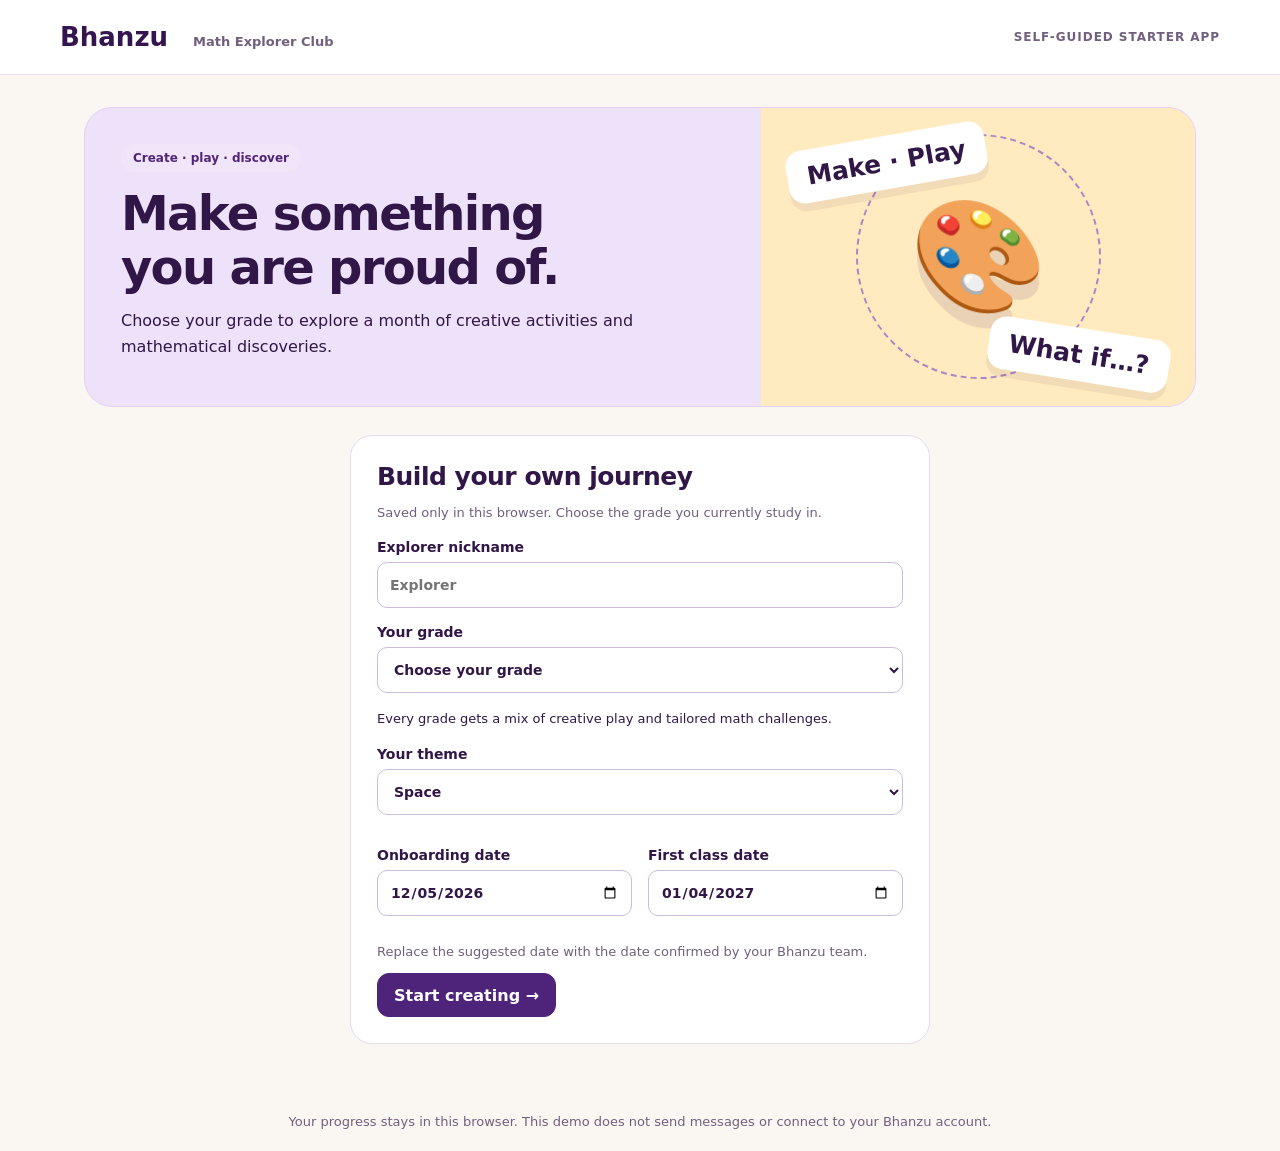
<file: bhanzu-explorer.html>
<!doctype html>
<html lang="en">
<head>
  <meta charset="utf-8"><meta name="viewport" content="width=device-width, initial-scale=1">
  <meta name="theme-color" content="#34175a">
  <title>Bhanzu · Math Explorer Club</title>
  <style>
:root{font-family:system-ui,-apple-system,BlinkMacSystemFont,"Segoe UI",sans-serif;color:#311747;background:#faf7f2;font-synthesis:none;--purple:#4e247a;--muted:#715f7e;--line:#e6dbed;--coral:#ff725e;--cream:#fff9eb}
*{box-sizing:border-box}body{margin:0}button,input,select{font:inherit}button,a,input,select{ -webkit-tap-highlight-color:transparent}button{cursor:pointer;border:1px solid var(--line);border-radius:12px;background:white;color:#311747;padding:11px 16px;font-weight:650;min-height:44px}button:hover{background:#f3eafb}button:disabled{cursor:default;opacity:.55}button:focus-visible,a:focus-visible,input:focus-visible,select:focus-visible{outline:3px solid #9c55d3;outline-offset:3px}.primary{background:var(--purple);color:white;border-color:var(--purple)}.primary:hover{background:#39195a}.ghost{background:transparent}.danger{color:#a12839}.topbar{display:flex;align-items:center;justify-content:space-between;gap:18px;padding:22px max(24px,calc((100% - 1160px)/2));background:white;border-bottom:1px solid var(--line)}.brand{font-weight:850;font-size:26px;color:#351550;text-decoration:none}.brand span{font-size:13px;font-weight:600;color:var(--muted);margin-left:16px}.prototype,.eyebrow{font-size:12px;font-weight:750;letter-spacing:.08em;text-transform:uppercase}.prototype{color:var(--muted)}main{max-width:1160px;margin:auto;padding:32px 24px 48px}footer{text-align:center;padding:22px;color:var(--muted);font-size:13px;max-width:850px;margin:auto}h1{font-size:clamp(32px,4vw,48px);line-height:1.13;letter-spacing:-.035em;margin:14px 0}h2{font-size:25px;margin:0 0 12px;letter-spacing:-.02em}h3{font-size:19px;margin:0 0 10px}p{line-height:1.6;margin:10px 0}.muted{color:var(--muted)}.small{font-size:13px}.pill{display:inline-flex;padding:7px 12px;border-radius:99px;background:#f1e5fa;color:#512478;font-size:12px;font-weight:750}.hero{display:grid;grid-template-columns:1.2fr .8fr;gap:26px;background:#eee2fa;border:1px solid #e3d1f3;border-radius:28px;overflow:hidden}.hero-copy{padding:36px}.hero-illustration{display:flex;align-items:center;justify-content:center;background:#ffebbf;min-height:250px;position:relative;overflow:hidden}.hero-illustration .planet{font-size:110px;filter:drop-shadow(0 15px 0 #542a7920)}.orbit{position:absolute;width:245px;height:245px;border:2px dashed #b184c4;border-radius:50%;transform:rotate(-18deg)}.float{position:absolute;font-weight:850;font-size:25px;background:white;padding:12px 20px;border-radius:16px;box-shadow:0 8px 0 #391b4b12}.float.one{top:28px;left:25px;transform:rotate(-10deg)}.float.two{bottom:25px;right:25px;transform:rotate(9deg)}.layout{display:grid;grid-template-columns:minmax(0,1fr) 310px;gap:26px;margin-top:28px}.panel{background:white;border:1px solid var(--line);border-radius:22px;padding:26px;min-width:0}.setup{max-width:580px;margin:28px auto 0}.setup label,dialog label{display:grid;gap:7px;font-weight:650;margin:16px 0;font-size:14px}input,select{width:100%;border:1px solid #ccbbda;border-radius:10px;padding:12px;background:white;color:#311747;min-height:46px}.form-row{display:grid;grid-template-columns:1fr 1fr;gap:16px}.actions{display:flex;flex-wrap:wrap;gap:10px;margin-top:18px}.error{color:#a12839}.avatar-options{display:flex;flex-wrap:wrap;gap:8px}.avatar-options button[aria-pressed=true],.choice[aria-pressed=true]{background:#eee0fa;border-color:#7b3bad}.toolbar{display:flex;align-items:center;justify-content:space-between;gap:14px;flex-wrap:wrap;margin:0 0 20px}.toolbar h2{margin:0}.roadmap{display:grid;grid-template-columns:repeat(3,minmax(0,1fr));gap:12px}.mission-tile{text-align:left;padding:16px;position:relative;min-height:138px;display:flex;flex-direction:column;align-items:flex-start;gap:8px;border-radius:17px}.mission-tile .icon{font-size:27px}.mission-tile .day{font-size:11px;text-transform:uppercase;letter-spacing:.05em;color:var(--muted)}.mission-tile.active{background:#f0e4fb;border:2px solid #754297;padding:15px}.mission-tile.done{background:#f0f8ef}.mission-tile .state{font-size:11px;color:#695775;font-weight:600}.week-title{font-size:15px;margin:25px 0 12px}.week-title:first-child{margin-top:0}.detail{margin-top:24px;scroll-margin-top:20px}.detail .mission-icon{font-size:39px;display:block;margin-bottom:12px}.question{font-size:23px;font-weight:700;line-height:1.5;margin:22px 0;white-space:pre-line}.choices{display:grid;grid-template-columns:repeat(3,minmax(0,1fr));gap:10px}.choice{font-size:18px}.feedback{padding:15px 18px;background:#f6f0fc;border-radius:14px;margin:16px 0;line-height:1.6}.feedback.good{background:#edf7eb}.benefit{font-size:14px;color:var(--muted);border-top:1px solid var(--line);padding-top:15px;margin-top:22px}.guide{background:#fff9ed}.guide-icon{font-size:32px}.guide-answer{padding:16px;background:white;border:1px solid #eddfc5;border-radius:15px;line-height:1.6;margin-top:15px}.quick-replies{display:flex;flex-wrap:wrap;gap:7px;margin-top:16px}.quick-replies button{font-size:12px;padding:9px 12px}.passport{margin-top:22px}.stamps{display:grid;grid-template-columns:repeat(4,1fr);gap:8px;margin:20px 0}.stamp{border-radius:50%;aspect-ratio:1;display:grid;place-items:center;background:#eee9f2;font-size:25px;filter:grayscale(1);opacity:.4}.stamp.earned{filter:none;opacity:1;background:#ffedb7}.progress{height:8px;background:#ece2f3;border-radius:9px;overflow:hidden;margin:14px 0}.progress span{display:block;height:100%;background:#754297;transition:width .2s}.parent-note{margin-top:22px}.parent-note li{line-height:1.6;margin:8px 0;padding-left:3px}.banner{padding:14px 18px;background:#fff0cc;border-radius:13px;margin-bottom:18px;color:#664810}.complete-hero{text-align:center;max-width:780px;margin:auto}.complete-hero .big{font-size:90px}.checklist{text-align:left;max-width:460px;margin:25px auto}.checklist label{display:flex;align-items:center;gap:12px;margin:16px 0}.checklist input{width:21px;min-height:21px;height:21px;accent-color:var(--purple)}.goal-label{font-size:14px;font-weight:650}.goal{margin-top:12px}.empty{padding:30px 15px;text-align:center}dialog{border:1px solid var(--line);border-radius:22px;padding:26px;width:min(500px,calc(100% - 32px));color:#311747;max-height:90vh;overflow:auto}dialog::backdrop{background:#28103c77}hr{border:0;border-top:1px solid var(--line);margin:22px 0}.storage-notice{padding:12px 18px;color:#8a4220;background:#fff1dd;border-radius:12px;margin:12px 0}a{color:#652f91}.card-preview{width:100%;border-radius:15px;display:block;margin-top:15px}.preview-link{font-size:13px;display:inline-block;margin-top:10px}.section-subtitle{margin-bottom:22px}.level-tag{font-size:12px;color:var(--muted)}
@media(max-width:850px){.layout{grid-template-columns:1fr}.side{display:grid;grid-template-columns:1fr 1fr;gap:18px;align-items:start}.side .panel{margin:0}.side .parent-note{grid-column:1/-1}.brand span{display:block;margin:2px 0 0}.prototype{max-width:115px;font-size:10px}.hero-copy{padding:26px}.hero-illustration .planet{font-size:85px}.float{padding:9px;font-size:18px}.orbit{width:190px;height:190px}}
@media(max-width:550px){main{padding:20px 16px}.topbar{padding:16px}.hero{grid-template-columns:1fr}.hero-illustration{min-height:170px;grid-row:1}.hero-illustration .planet{font-size:75px}.orbit{width:150px;height:150px}.hero-copy{padding:23px}.panel{padding:20px}.roadmap{grid-template-columns:1fr 1fr}.side{display:block}.side .panel{margin-top:20px}.form-row{grid-template-columns:1fr;gap:0}.question{font-size:21px}.choices{grid-template-columns:1fr}.choices .choice{padding:12px}.mission-tile{min-height:140px}.float.one{left:20%;top:18px}.float.two{right:17%;bottom:18px}}
@media(prefers-reduced-motion:reduce){*{transition:none!important;scroll-behavior:auto!important}}
.detail{margin-top:0;margin-bottom:24px}.mission-tile:disabled{opacity:.78}
@media print{.topbar,.hero,.toolbar,.roadmap-wrap,.guide,.parent-note,.detail,.complete-hero,footer,.actions,.banner{display:none!important}.layout,.side{display:block}.passport{border:2px solid #542576;max-width:600px;margin:auto!important}.panel{break-inside:avoid}.stamp{-webkit-print-color-adjust:exact;print-color-adjust:exact}}

</style>
  <style>
.game{margin:20px 0;padding:22px;background:#faf5ff;border:1px solid #dbc5ed;border-radius:20px;overflow:hidden}.game-label{color:#795098;font-size:11px;letter-spacing:.13em;font-weight:800;margin-bottom:14px}.game h3{font-size:21px}.game-status{min-height:48px;background:white;border-radius:12px;padding:13px 15px;margin-top:20px;font-size:14px;line-height:1.5}.game-status.success{background:#e5f5e7;color:#24532f}.game .small{color:#675273}.game button{min-width:44px}.number-bank,.sequence{display:flex;gap:10px;flex-wrap:wrap;justify-content:center;margin:18px 0}.fixed-number,.drop-slot,.number-tile{width:65px;min-height:65px;display:grid;place-items:center;font-weight:800;font-size:25px;border-radius:15px}.fixed-number{background:#e9ddf1}.drop-slot{border:2px dashed #9875b3;background:white}.number-tile{background:#ffdf89;border:2px solid #d9a932;touch-action:none;user-select:none}.number-tile[aria-pressed=true]{outline:3px solid #653c88;outline-offset:3px}.launch-scene{height:100px;position:relative;background:#ede1f6;border-radius:17px;overflow:hidden}.launch-rocket{position:absolute;font-size:55px;bottom:10px;left:24px;transition:transform 1.1s cubic-bezier(.3,.1,.3,1)}.launched .launch-rocket{transform:translate(320px,-150px) rotate(-15deg)}.launch-stars{position:absolute;right:25px;top:30px;letter-spacing:13px;color:#795395;font-size:22px}.drag-ghost{position:fixed;z-index:10000;pointer-events:none;transform:translate(-50%,-50%);background:#ffd773;color:#311747;border:2px solid #684381;border-radius:14px;min-width:50px;min-height:50px;display:grid;place-items:center;font-size:25px;font-weight:800;box-shadow:0 8px 22px #2d164435}.counter-baskets{display:grid;grid-template-columns:1fr 1fr;gap:12px;margin:18px 0}.basket{padding:16px;background:white;border:2px dashed #cdb6df;border-radius:16px;min-height:135px}.basket strong{font-size:14px}.counters{display:flex;flex-wrap:wrap;gap:6px;margin-top:12px;min-height:50px}.game .counter{width:32px;height:32px;min-width:32px;min-height:32px;border-radius:50%;padding:0;box-shadow:inset 0 -4px 0 #0002;touch-action:none;user-select:none;border:2px solid transparent}.purple-counter{background:#8755b1}.purple-counter:hover{background:#704098}.coral-counter{background:#fa826e}.coral-counter:hover{background:#e46756}.counter-controls{display:flex;gap:10px;align-items:center;justify-content:center;flex-wrap:wrap}.live-equation,.equation-card{font-size:23px;font-weight:800;text-align:center}.equation-card{padding:18px;background:#ffe8ad;border-radius:14px}.pair-collection{display:flex;align-items:center;gap:8px;flex-wrap:wrap;margin-top:16px}.pair-chip{padding:7px 10px;border-radius:9px;background:#e2efd9;font-size:14px;font-weight:700}.wallet,.receipt{display:flex;justify-content:space-between;gap:12px;background:#ffe8b2;padding:14px 17px;border-radius:12px}.shop-shelves{display:grid;grid-template-columns:repeat(3,1fr);gap:10px;margin:20px 0}.shop-item{display:flex;flex-direction:column;align-items:center;gap:8px;background:white;padding:15px 8px;border-radius:16px;border:1px solid #e3d4eb}.shop-icon{font-size:36px}.shop-item strong{font-size:14px}.quantity{display:flex;gap:7px;align-items:center}.quantity button{padding:5px;min-width:35px;width:35px}.quantity output{font-size:18px;font-weight:750;min-width:15px;text-align:center}.receipt{background:#efe5f6}.change-label{display:grid;gap:8px;margin:18px 0;font-size:14px;font-weight:650}.change-label input{max-width:250px}.paint-palette{display:flex;gap:9px;flex-wrap:wrap;margin:16px 0;justify-content:center}.paint-color{border:2px solid #bba8cc;width:44px;height:44px;padding:0!important}.paint-color[aria-pressed=true]{outline:3px solid #472564;outline-offset:2px}.pixel-board{display:grid;grid-template-columns:repeat(8,1fr);gap:3px;width:min(100%,320px);margin:18px auto;background:#ddd0e6;padding:5px;border-radius:12px;touch-action:none}.game .pixel{min-width:0;min-height:0;aspect-ratio:1;width:100%;padding:0;border-radius:3px;border:0;touch-action:none}.ink-0{background:#fff}.ink-1{background:#8150af}.ink-2{background:#fc846d}.ink-3{background:#f6c847}.ink-4{background:#7bc5aa}.pixel.ink-0:hover{background:#f5edf9}.pixel.ink-1:hover{background:#8150af}.pixel.ink-2:hover{background:#fc846d}.pixel.ink-3:hover{background:#f6c847}.pixel.ink-4:hover{background:#7bc5aa}.vault{max-width:280px;margin:18px auto;text-align:center;padding:20px;background:#e4d3f0;border:3px solid #b997d0;border-radius:24px}.vault.open{background:#e3f1de;border-color:#98bf87}.vault-icon{display:block;font-size:50px;margin-bottom:15px}.vault input{text-align:center;font-size:28px;letter-spacing:8px;font-weight:800;background:#fff9df}.keypad{display:grid;grid-template-columns:repeat(3,1fr);gap:8px;margin:14px 0}.keypad button{padding:9px;font-size:17px}.keypad button[data-key=Clear]{font-size:12px}.tens{font-size:13px;background:#efe5f7;border-radius:7px;display:inline-block;margin-top:10px;padding:3px 7px}.tens:empty{display:none}.sr-only{position:absolute;width:1px;height:1px;padding:0;margin:-1px;overflow:hidden;clip:rect(0,0,0,0);white-space:nowrap;border:0}.celebrating{animation:celebrate-glow .6s ease-out}.game-refresh{margin-left:auto}.game-mode-note{font-size:13px;color:#72567e;margin-bottom:12px}@keyframes celebrate-glow{0%{box-shadow:0 0 0 0 #e4b53988}100%{box-shadow:0 0 0 14px #e4b53900}}
@media(max-width:550px){.game{padding:15px}.sequence{gap:6px}.fixed-number,.drop-slot,.number-tile{width:44px;min-height:50px;font-size:20px}.shop-shelves{grid-template-columns:1fr}.shop-item{display:grid;grid-template-columns:45px 1fr auto;gap:8px;text-align:left}.shop-item .quantity{grid-column:2/4;justify-content:flex-end}.counter-baskets{gap:8px}.basket{padding:10px}.game .counter{width:32px;height:32px}.counter-controls button{font-size:12px;padding:10px}.counter-controls output{width:100%;order:-1}.pixel-board{gap:3px}.game h3{font-size:19px}}
@media(pointer:coarse){.game .counter{min-width:44px;min-height:44px;width:44px;height:44px}.pixel-board{width:100%}.game .pixel{min-width:0;min-height:0}.paint-color{min-height:44px}.quantity button{min-width:44px;min-height:44px}}
@media(prefers-reduced-motion:reduce){.launch-rocket{transition:none}.celebrating{animation:none}}

</style>
  <style>
.activity-navigation{display:grid;gap:10px;margin-top:24px;max-width:720px}.activity-navigation label{font-weight:750}.grade-picker{display:flex;align-items:center;gap:10px;font-weight:650;font-size:14px}.grade-picker select{width:auto}.saved-art{display:grid;gap:1px;background:#d9cde2;border:5px solid #e6d9ef;border-radius:8px;overflow:hidden;aspect-ratio:1;max-width:300px;width:100%;margin:12px auto}.saved-art span{aspect-ratio:1}.art-gallery figure{margin:18px 0}.art-gallery figcaption{font-weight:700;font-size:13px}.art-gallery button{font-size:12px;min-height:44px}.empty-art{padding:20px;background:#faf2ff;border-radius:15px;margin:16px 0;text-align:center;font-size:32px}.empty-art p{font-size:13px}.saved-postcard{padding:24px;border-radius:15px;overflow-wrap:anywhere;margin:16px 0;color:#29133c}.saved-postcard.ink-1{color:white}.studio-board label:not(.slider-label){font-weight:650;font-size:14px;display:grid;gap:8px}.studio-board textarea{width:100%;font:inherit;padding:12px;border:1px solid #b69bc9;border-radius:12px;resize:vertical}.studio-board .pixel.fixed-pixel{display:block;min-height:0}.memory-board{display:grid;grid-template-columns:repeat(4,minmax(0,1fr));gap:10px;margin:16px 0}.memory-card{aspect-ratio:1;min-height:65px;font-size:22px;background:#e5d2f5;border:2px solid #c3a3dc}.memory-card.flipped{background:#fff0bf;border-color:#dfbd5c}.memory-card:disabled{opacity:1;color:#315538;background:#e3f0df}.rhythm-pads{display:grid;grid-template-columns:1fr 1fr;gap:12px;margin:20px 0}.rhythm-pad{min-height:90px;font-size:17px;color:#301845;border:3px solid transparent}.rhythm-pad.ink-1{color:white}.rhythm-pad:disabled{opacity:1;filter:brightness(.7)}.rhythm-pad.lit{filter:brightness(1.3);outline:4px solid #442159;outline-offset:2px}.sort-buckets{display:grid;grid-template-columns:1fr 1fr;gap:12px;margin:18px 0}.sort-buckets .number-bank{gap:5px}.bin-label{width:100%;font-size:13px;background:#f4eafa;padding:10px}.balance-scene{display:grid;grid-template-columns:1fr 1fr;gap:15px;margin:20px 0}.balance-pan{background:#e9d9f5;padding:18px;border-radius:15px;text-align:center;font-size:15px;border-bottom:5px solid #a67ec3}.balance-pan strong{display:block;font-size:32px;margin-top:12px}.slider-label{display:block;font-weight:750;margin:20px 0}.slider-label input{padding:0;accent-color:#77439e;width:100%;margin-top:14px}.route-board{display:grid;gap:7px;max-width:350px;margin:20px auto}.route-cell{min-height:52px;aspect-ratio:1;padding:4px;font-size:13px}.route-cell:disabled{opacity:1;background:#705783;color:white}.route-cell.visited{background:#efe1fc}.route-cell.current{background:#ffda84;color:#301543}.direction-controls{display:flex;justify-content:center;gap:8px;flex-wrap:wrap}.pack-grid{display:grid;grid-template-columns:repeat(3,1fr);gap:10px;margin:18px 0}.pack-grid button{font-size:14px;min-height:110px}.pack-grid button span{display:block;font-size:34px;margin-bottom:8px}.pack-grid button[aria-pressed=true]{background:#e9dcf5;border:2px solid #9565b8}.pack-bag{text-align:center;font-size:23px;margin:20px}.side .panel{margin-top:22px}.side #passport-slot .panel{margin-top:0}.side .passport h3{margin-top:12px}.game .sequence{display:grid;grid-template-columns:repeat(5,minmax(0,1fr));gap:7px}.game .sequence>*{width:100%;min-width:0;font-size:clamp(14px,2vw,23px)}.game .number-bank .number-tile{min-width:50px;width:auto;padding:10px}.game .pixel-board{max-width:360px}.game .pixel-board .pixel{aspect-ratio:1}.game .paint-color.ink-1:hover{background:#8150af}.game .paint-color.ink-2:hover{background:#fc846d}.game .paint-color.ink-3:hover{background:#f6c847}.game .paint-color.ink-4:hover{background:#7bc5aa}
@media(max-width:550px){.memory-board{grid-template-columns:repeat(3,minmax(0,1fr));gap:7px}.memory-card{font-size:17px;min-height:60px}.sort-buckets{grid-template-columns:1fr}.pack-grid{grid-template-columns:1fr 1fr}.balance-scene{gap:8px}.balance-pan{padding:12px;font-size:13px}.grade-picker{width:100%}.grade-picker select{flex:1}.side #passport-slot{grid-column:1/-1}}
@media print{.activity-navigation,.grade-picker,.export-art,.game,.complete-hero,#settings{display:none!important}.saved-art{-webkit-print-color-adjust:exact;print-color-adjust:exact}.art-gallery figure{break-inside:avoid}}

</style>
  
</head>
<body>
  <header class="topbar"><a class="brand" href="#">Bhanzu <span>Math Explorer Club</span></a><span class="prototype">Self-guided starter app</span></header>
  <main id="app"></main>
  <footer>Your progress stays in this browser. This demo does not send messages or connect to your Bhanzu account.</footer>
  <dialog id="settings"><form id="settings-form"><h2>Your adventure details</h2><p>Use the class date confirmed by your onboarding team.</p><label>Explorer nickname <input name="nickname" maxlength="30" autocomplete="off"></label><label>Onboarding date <input name="onboard" type="date" required></label><label>First class date <input name="start" type="date" required></label><label>Your grade <select name="grade" required></select></label><p class="error" id="settings-error" role="alert"></p><div class="actions"><button class="primary" type="submit">Save details</button><button type="button" id="close-settings">Cancel</button></div><hr><button class="danger" type="button" id="reset">Start over on this device</button></form></dialog>
  <noscript>Please enable JavaScript to use the puzzles and save your progress.</noscript>
<script>
(function (root) {
  'use strict';
  const DAY=86400000;
  function validDate(s){if(typeof s!=='string'||!/^\d{4}-\d{2}-\d{2}$/.test(s))return false;const [y,m,d]=s.split('-').map(Number);const t=new Date(Date.UTC(y,m-1,d));return t.getUTCFullYear()===y&&t.getUTCMonth()===m-1&&t.getUTCDate()===d;}
  function dayNumber(s){if(!validDate(s))throw new Error('Invalid date');const [y,m,d]=s.split('-').map(Number);return Date.UTC(y,m-1,d)/DAY;}
  function today(now=new Date()){return [now.getFullYear(),String(now.getMonth()+1).padStart(2,'0'),String(now.getDate()).padStart(2,'0')].join('-');}
  function addDays(s,n){const d=new Date((dayNumber(s)+n)*DAY);return d.toISOString().slice(0,10);}
  function status(profile,date=today()){const elapsed=Math.max(0,dayNumber(date)-dayNumber(profile.onboard));const left=dayNumber(profile.start)-dayNumber(date);return {elapsed,left,started:left<=0,beforeOnboarding:date<profile.onboard};}
  function unlockOffset(mission,profile){return mission.final?Math.max(0,dayNumber(profile.start)-dayNumber(profile.onboard)-2):mission.day;}
  function available(mission,profile,date=today()){const s=status(profile,date);return !s.started&&!s.beforeOnboarding&&s.elapsed>=unlockOffset(mission,profile);}
  function validateProfile(p){return !!p&&typeof p.nickname==='string'&&p.nickname.length<=30&&validDate(p.onboard)&&validDate(p.start)&&p.start>=p.onboard&&['starter','challenger'].includes(p.level)&&['space','detective','sports'].includes(p.avatar);}
  const Q=(question,options,answer,hint,explanation)=>({question,options,answer,hint,explanation});
  const missions=[
    {id:'passport',day:0,week:1,icon:'🎒',title:'Your explorer passport',kind:'play',prompt:'Choose one thing you are curious about. Tell a grown-up: “I want to discover…”',hint:'It could be space, sports, shapes or a tricky number!',explanation:'Curiosity is a wonderful place to begin. Your passport records adventures you try, not test scores.',benefit:'Talking about interests gives the child a voice in their learning.'},
    {id:'secret',day:1,week:1,icon:'🔎',title:'The mystery envelope',kind:'quiz',starter:Q('I am more than 5 and less than 9.\nI am odd. Who am I?',['6','7','8'],'7','The numbers between 5 and 9 are 6, 7 and 8.','7 is the only odd number between 5 and 9.'),challenger:Q('Double my number and add 6.\nThe result is 24. What am I?',['8','9','12'],'9','Work backwards: subtract 6, then halve the result.','24 − 6 = 18, and half of 18 is 9.'),benefit:'Using clues practises logical reasoning.'},
    {id:'rocket',day:3,week:1,icon:'🚀',title:'Power up the rocket',kind:'quiz',starter:Q('2 → 5 → 8 → 11 → ?',['12','14','15'],'14','How much bigger is each number than the one before it?','Add 3 each time. After 11 comes 14.'),challenger:Q('3 → 6 → 12 → 24 → ?',['36','48','30'],'48','Each number is twice the previous one.','24 × 2 = 48.'),benefit:'Finding a repeating rule practises pattern recognition.'},
    {id:'warmup',day:5,week:1,icon:'💡',title:'A little class warm-up',kind:'play',prompt:'There is more than one way to make 20. Find three addition pairs and explain your favourite.',hint:'Start with 10 + 10. Then make one side smaller and the other bigger.',explanation:'Examples include 10 + 10, 5 + 15 and 8 + 12. This is a sample warm-up, not a preview of your assigned teacher’s lesson.',benefit:'Explaining a method makes thinking visible.'},
    {id:'hunt',day:7,week:2,icon:'🏡',title:'The home math hunt',kind:'play',prompt:'Find a rectangle, a repeating pattern and something you can estimate before counting. Tell a grown-up what you noticed.',hint:'Try a book cover, a patterned cushion or a drawer of spoons.',explanation:'A rectangle has four right angles. A repeating pattern follows a rule. Your estimate does not need to be exact!',benefit:'Noticing shapes and quantities connects math to everyday life.'},
    {id:'market',day:9,week:2,icon:'🛍️',title:'Your mini-market mission',kind:'quiz',starter:Q('You have ₹20. A pencil costs ₹7\nand an eraser costs ₹5.\nBuy one of each. What is left?',['₹8','₹12','₹10'],'₹8','Add the prices first, then subtract the total from ₹20.','₹7 + ₹5 = ₹12. ₹20 − ₹12 = ₹8.'),challenger:Q('You have ₹100. Buy 3 notebooks\nat ₹18 each. What is left?',['₹46','₹54','₹64'],'₹46','Find 3 × 18, then subtract from 100.','3 × ₹18 = ₹54. ₹100 − ₹54 = ₹46.'),benefit:'Shopping puzzles practise arithmetic in a familiar setting.'},
    {id:'family',day:11,week:2,icon:'🎭',title:'The family math show',kind:'play',prompt:'Take turns making 10 with two numbers. Can your family find five different pairs? No timer needed.',hint:'Try 1 + 9. Then change both numbers while keeping the total the same.',explanation:'Five pairs are 1 + 9, 2 + 8, 3 + 7, 4 + 6 and 5 + 5. This is a game to play at home; there is no live session to join.',benefit:'Taking turns encourages conversation and flexible number thinking.'},
    {id:'detective',day:13,week:2,icon:'🦉',title:'The number detective',kind:'quiz',starter:Q('Which number is odd?\n12 · 18 · 21 · 24',['18','21','24'],'21','An even number can be split into pairs with nothing left over.','21 is odd. The other numbers are even.'),challenger:Q('Which number is NOT a multiple of 3?\n18 · 24 · 28',['18','24','28'],'28','Try dividing each number by 3.','18 = 3 × 6 and 24 = 3 × 8. 28 is not a multiple of 3.'),benefit:'Sorting by a rule practises mathematical classification.'},
    {id:'teacher',day:15,week:3,icon:'🧑‍🏫',title:'Today, you are the teacher',kind:'quiz',starter:Q('Find a friendly ten!\n9 + 6 = 10 + ?',['4','5','6'],'5','Move 1 from the 6 to the 9.','The 9 becomes 10 and the 6 becomes 5. Both totals equal 15.'),challenger:Q('Explain this shortcut:\n29 + 17 = 30 + ?',['16','17','18'],'16','If you add 1 to the first number, take 1 away from the second.','30 + 16 = 46, just like 29 + 17.'),benefit:'Breaking numbers into useful parts supports flexible calculation.'},
    {id:'double',day:17,week:3,icon:'🤖',title:'The doubling machine',kind:'quiz',starter:Q('1 → 2 → 4 → 8 → ?',['10','12','16'],'16','The machine doubles whatever you put in.','Double 8 to get 16. Double 16 to get 32.'),challenger:Q('A robot doubles 7, then doubles\nthe result again. What comes out?',['21','28','49'],'28','First double 7. Then double that answer.','7 × 2 = 14 and 14 × 2 = 28.'),benefit:'Repeated doubling introduces multiplicative thinking.'},
    {id:'choice',day:19,week:3,icon:'🧭',title:'Choose your adventure',kind:'quiz',starter:Q('A rocket has 12 seats.\n4 are taken, then 2 more explorers join.\nHow many seats are free?',['4','6','8'],'6','Count all the occupied seats before subtracting.','4 + 2 = 6 seats taken. 12 − 6 = 6 seats free.'),challenger:Q('A team scores 3 points in each of\n7 rounds, then earns 5 bonus points.\nWhat is the total?',['21','26','35'],'26','Multiply first, then add the bonus.','3 × 7 = 21, and 21 + 5 = 26.'),benefit:'Following a story practises choosing the right operations.'},
    {id:'pitstop',day:21,week:4,icon:'💛',title:'The parent pit stop',kind:'play',prompt:'Tell a grown-up how starting class feels: excited, unsure or a little nervous. Choose one question you would like to ask in class.',hint:'Try “Can you show that another way?” or “May I explain my idea?”',explanation:'All three feelings are okay. Parents can use their usual Bhanzu contact for scheduling or support; this guide cannot contact the team.',benefit:'Naming feelings and preparing a question can make a new experience more familiar.'},
    {id:'code',day:24,week:4,icon:'🗝️',title:'Crack the secret code',kind:'quiz',starter:Q('A = 1, B = 2, C = 3.\nWhat is A + B + C?',['5','6','7'],'6','Replace each letter with its number.','1 + 2 + 3 = 6.'),challenger:Q('A = 4 and B = 7.\nWhat is 2 × A + B?',['15','18','22'],'15','Multiply 2 by A before adding B.','2 × 4 + 7 = 8 + 7 = 15.'),benefit:'Using symbols to stand for numbers introduces algebraic thinking.'},
    {id:'celebrate',day:27,week:4,icon:'🌟',title:'Your discovery collection',kind:'play',prompt:'Look back at the adventures you tried. Tell a grown-up one thing you noticed, one thing you enjoyed and one thing you still wonder about.',hint:'You could choose a pattern, a shortcut or a puzzle you solved in a new way.',explanation:'You do not need to complete every adventure. The passport celebrates participation, not a grade.',benefit:'Reflecting on an activity helps children describe their own learning.'},
    {id:'boarding',day:29,week:4,final:true,icon:'🎟️',title:'Your first-class boarding pass',kind:'play',prompt:'Find your paper, pencil and device. With a grown-up, check the confirmed class time and joining link from Bhanzu.',hint:'Use the details sent by your onboarding team. This app does not know or verify your joining link.',explanation:'Your saved first-class date appears at the top of the app. When that date arrives, this app stops showing new pre-class missions.',benefit:'A simple preparation routine helps the family arrive ready.'}
  ];
  const api={today,addDays,validDate,dayNumber,status,available,unlockOffset,validateProfile,missions};
  if(typeof module!=='undefined'&&module.exports)module.exports=api;else root.Explorer=api;
})(typeof globalThis!=='undefined'?globalThis:this);

(function(root){
 'use strict';
 const grades=Array.from({length:12},(_,i)=>i+1);
 const band=g=>g<=2?'Discover':g<=5?'Create':g<=8?'Investigate':'Design lab';
 function activities(grade){
  const g=Number(grade);if(!grades.includes(g))throw Error('Choose a grade from 1 to 12');
  const tier=g<=2?0:g<=5?1:g<=8?2:3;
  const step=g+1;
  const sequence=tier===0?[g,g+1,g+2,g+3,g+4]:tier===1?[g,g+step,g+step*2,g+step*3,g+step*4]:tier===2?[g,g*2,g*4,g*8,g*16]:[g*g,(g+1)**2,(g+2)**2,(g+3)**2,(g+4)**2];
  const patternRule=tier===0?'Add 1 each time.':tier===1?`Add ${step} each time.`:tier===2?'Double each time.':`These are consecutive squares, starting at ${g}². Their gaps increase by 2.`;
  const target=tier===0?g*5:tier===1?g*5:12;
  const unit=tier<2?'whole':tier===2?'fraction':'percent';
  const price=10+g*3,budget=tier===0?20+g*10:100+g*20,quantity=tier===0?1:tier===1?2:3,discount=tier===3?10:0;
  const items=[{name:tier<2?'Notebook':'Sketchbook',icon:'📒',price:tier===0?7:price,need:quantity},{name:'Pencil',icon:'✏️',price:tier===0?5:5+g,need:tier<2?1:0},{name:'Stickers',icon:'⭐',price:8,need:0}];
  const algebraA=g-3,algebraB=g+2,algebraX=g+1;
  const sortItems=tier===0?[2,3,4,5,6,7]:tier===1?[g,g+1,g+2,g+3,g+4,g+5]:tier===2?[g,g+1,g*2,g*2+1,g*3,g*3+1]:[4,9,12,16,20,25];
  const bucketNames=tier===0?['Even','Odd']:tier===1?['Multiple of 3','Not a multiple of 3']:tier===2?[`Multiple of ${g}`,`Not a multiple of ${g}`]:['Perfect square','Not a perfect square'];
  const classification=n=>tier===0?n%2===0:tier===1?n%3===0:tier===2?n%g===0:Number.isInteger(Math.sqrt(n));
  const memoryPairs=tier===0?[['☀','☀'],['☂','☂'],['★','★']]:tier===1?Array.from({length:4},(_,i)=>[`${g+i} + ${g}`,String(g*2+i)]):tier===2?[['1/2','50%'],['1/4','25%'],['3/4','75%'],['1/5','20%']]:[[`2^${g-7}`,String(2**(g-7))],['√81','9'],['3² + 4²','25'],['log₁₀100','2'],['0.125','1/8']];
  const code=tier<2?g*3+3:tier===2?g*4+7:g*g+2*g;
  const codePrompt=tier<2?`A = ${g}, B = ${g+1}, C = ${g+2}. Find A + B + C.`:tier===2?`A = ${g}. Find 4 × A + 7.`:`Let x = ${g}. Find x² + 2x.`;
  const routeSize=4,routeTarget=g+3;
  const common=(id,day,week,icon,title,type,prompt,hint,benefit,config={})=>({id,day,week,icon,title,type,prompt,hint,benefit,config,grade:g,band:band(g)});
  return [
   common('passport',0,1,'🎨',tier<2?'Design your explorer badge':'Design your personal emblem','paint',tier<2?'Paint a badge that feels like you. Save the actual artwork in your passport.':'Create a pixel emblem using negative space, colour and a repeating motif. Save it in your passport.','Choose a colour, then paint with a mouse, finger or keyboard. Save again whenever you change your design.','Creative choice, spatial planning and ownership.',{size:8,artifact:true}),
   common('secret',1,1,'🃏',tier<2?'The memory garden':'Match lab','memory','Turn over two cards at a time and find every matching pair.',tier===0?'Match identical symbols.':'Match each expression or fraction with its equal value.','Working memory and recognising connections.',{pairs:memoryPairs}),
   common('rocket',3,1,'🚀',tier<2?'Build a rocket runway':'Sequence launch lab','sequence','Arrange the missing numbers, then launch your rocket.',patternRule,'Finding and applying a mathematical rule.',{sequence,rule:patternRule}),
   common('warmup',5,1,'🧺',tier<2?'The number mixer':tier===2?'Fraction studio':'Percentage studio','split',tier<2?`Find three different pairs that make ${target}. Move pieces between the two baskets.`:tier===2?'Split one whole into two fractions in three different ways. Each counter is one twelfth.':'Split a 100% budget into two shares in three different ways. Each counter is one twelfth of the budget.','Move one piece at a time. A pair and its reverse count as the same discovery.','Exploring equivalence and multiple solutions.',{target,unit,goal:3}),
   common('hunt',7,2,'🦋',tier<2?'The mirror garden':'Symmetry atelier','symmetry',tier<2?'Paint the right half to make a mirror image of the left half.':'Reconstruct the reflected pixel design across the vertical axis.','The column nearest the mirror on the left matches the column nearest the mirror on the right.','Spatial reasoning and reflection.',{size:6,seed:g}),
   common('market',9,2,'🛍️',tier<2?'Run a tiny shop':'Creative project budget','market',tier<2?'Choose the items on your list and work out your change.':'Buy the supplies for a creative project. Follow the list and calculate what remains.',discount?`Apply the ${discount}% discount to the basket total before subtracting from your budget.`:'Add the item prices, then subtract the cost from the budget.','Planning purchases and checking arithmetic.',{items,budget,discount}),
   common('family',11,2,'🥁',tier<2?'Copy the colour beat':'Pattern memory challenge','rhythm','Watch a short colour sequence, then recreate it. You control when it starts.','Say the colour names in your head or remember them in small groups.','Attention, sequencing and memory.',{length:Math.min(3+Math.floor(g/2),8),seed:g}),
   common('detective',13,2,'🗂️',tier<2?'Sort the treasure':'Logic sorting studio','sort','Place every number in the correct collection, then check your sorting.',tier===0?'Even numbers can be split into pairs with nothing left over.':tier===1?'Multiples of 3 divide by 3 with no remainder.':tier===2?`Look for numbers that divide by ${g} exactly.`:'A perfect square is a whole number multiplied by itself.','Classification and explaining a rule.',{items:sortItems,labels:bucketNames,answers:sortItems.map(n=>classification(n)?0:1)}),
   common('teacher',15,3,'⚖️',tier<2?'Balance the mystery box':'Equation balance lab','balance',tier<2?`Find the mystery value: x + ${g+2} = ${g*3+5}.`:`Balance the equation: ${algebraA}x + ${algebraB} = ${algebraA*algebraX+algebraB}.`,tier<2?'Remove the added number from both sides.':'Subtract the constant from both sides, then divide by the coefficient of x.','Seeing equality as a balance.',{a:tier<2?1:algebraA,b:tier<2?g+2:algebraB,x:tier<2?g*2+3:algebraX}),
   common('double',17,3,'🤖','Invent a number machine','machine',tier<2?'Move the input slider and watch your machine transform numbers. Solve both output challenges.':'Experiment with a function machine, then find inputs for both target outputs.','Try different inputs and compare how the output changes.','Exploring input-output rules.',{a:tier===0?1:tier===1?2:g-3,b:g,targets:[2,g+2],max:16}),
   common('choice',19,3,'🗺️',tier<2?'Plan a treasure route':'Route design challenge','route','Move from START to the flag. Avoid blocked squares. Undo steps whenever you want.','Move up, down, left or right. You can also select a neighbouring square.','Planning ahead and revising a strategy.',{size:routeSize,blocks:tier<2?[5,10]:[1,5,10],goal:15}),
   common('pitstop',21,4,'💛',tier<2?'Make a feeling postcard':'Design your pre-class intention','postcard',tier<2?'Choose a feeling, choose a colour and write or draw a short message to your future self.':'Create a short intention for your first class: a question you want to ask or something you want to explore.','There is no correct feeling. You can be curious, excited, unsure or nervous.','Self-expression and preparing for a new experience.',{artifact:true}),
   common('code',24,4,'🔐',tier<2?'The secret number vault':'Cipher vault','code',codePrompt,tier<2?'Replace each letter with its value, then add.':tier===2?'Multiply before adding.':'Square x first, then add twice x.','Using symbols and following an order of operations.',{target:code}),
   common('celebrate',27,4,'🖼️',tier<2?'Your mini art exhibition':'Design a discovery poster','paint',tier<2?'Make a new piece of pixel art inspired by something you enjoyed. Add it to your passport gallery.':'Create a geometric poster using a repeating motif and deliberate colour choices. Add it to your saved gallery.','Try alternating colours, a border or a repeating shape.','Reflection through creative work.',{size:8,artifact:true}),
   common('boarding',29,4,'🎒',tier<2?'Pack your explorer bag':'Build your class launch kit','pack','Pack paper, a pencil and your device. Leave the other objects outside.','Use your usual Bhanzu message to confirm the actual time and joining link.','Planning and readiness.',{items:[['Paper','📄',true],['Pencil','✏️',true],['Device','💻',true],['Football','⚽',false],['Ice cream','🍦',false],['Plant','🪴',false]]})
  ];
 }
 const api={grades,band,activities};if(typeof module!=='undefined'&&module.exports)module.exports=api;else root.ExplorerCurriculum=api;
})(typeof globalThis!=='undefined'?globalThis:this);

window.ExplorerStudio=(()=>{
 const esc=s=>String(s).replace(/[&<>"']/g,c=>({'&':'&amp;','<':'&lt;','>':'&gt;','"':'&quot;',"'":'&#39;'}[c]));
 let dispose=()=>{};
 const palette=['Erase','Purple','Coral','Gold','Mint'];
 function artwork(a,mini=false){if(!a)return '';if(a.type==='paint'&&Array.isArray(a.pixels))return `<div class="saved-art ${mini?'mini':''}" role="img" aria-label="Your saved pixel artwork" style="grid-template-columns:repeat(${a.size},1fr)">${a.pixels.map(v=>`<span class="ink-${Number(v)||0}"></span>`).join('')}</div>`;if(a.type==='postcard')return `<div class="saved-postcard ink-${a.color||3}"><strong>${esc(a.mood||'Curious')}</strong><p>${esc(a.text||'Ready to discover something new.')}</p></div>`;return '';}
 function mount(root,m,draft,handlers){
  dispose();let timers=[],active=true;dispose=()=>{active=false;timers.forEach(clearTimeout);document.querySelectorAll('.drag-ghost').forEach(e=>e.remove());};
  const c=m.config,s=structuredClone(draft||{});
  if(m.type==='memory')s.open=[];
  const persist=()=>handlers.draft(structuredClone(s));
  const status=root.querySelector('.game-status'),board=root.querySelector('.studio-board');
  const say=(text,good=false)=>{status.textContent=text;status.classList.toggle('success',good);};
  const complete=(text,artifact)=>{s.complete=true;persist();handlers.complete(artifact);say(text,true);root.classList.remove('celebrating');void root.offsetWidth;root.classList.add('celebrating');};
  const wire=(selector,fn)=>board.querySelectorAll(selector).forEach(el=>el.onclick=()=>fn(el));
  const later=(fn,ms)=>{const t=setTimeout(()=>{if(active)fn();},ms);timers.push(t);};
  let render=()=>{};
  function drag(sourceSelector,targetSelector,put){
   board.querySelectorAll(sourceSelector).forEach(source=>source.onpointerdown=e=>{
    if(e.button!==0)return;let ghost=null,moved=false;const x=e.clientX,y=e.clientY;source.setPointerCapture(e.pointerId);
    const move=ev=>{if(!moved&&Math.hypot(ev.clientX-x,ev.clientY-y)>7){moved=true;ghost=source.cloneNode(true);ghost.removeAttribute('id');ghost.className='drag-ghost';ghost.setAttribute('aria-hidden','true');document.body.append(ghost);}if(ghost){ghost.style.left=ev.clientX+'px';ghost.style.top=ev.clientY+'px';}};
    const end=ev=>{source.removeEventListener('pointermove',move);source.removeEventListener('pointerup',end);source.removeEventListener('pointercancel',cancel);ghost?.remove();if(moved){source.onclick=null;const target=document.elementFromPoint(ev.clientX,ev.clientY)?.closest(targetSelector);if(target&&board.contains(target))put(source,target);else say('Drop into a space, or tap the item and then its destination.');if(source.isConnected)render();}else if(ev.pointerType==='touch'){const activate=source.onclick;source.onclick=null;ev.preventDefault();if(activate)activate.call(source,ev);}};
    const cancel=ev=>{ghost?.remove();source.removeEventListener('pointermove',move);source.removeEventListener('pointerup',end);source.removeEventListener('pointercancel',cancel);};
    source.addEventListener('pointermove',move);source.addEventListener('pointerup',end);source.addEventListener('pointercancel',cancel);
   });
  }
  function paintGrid(size,editable,pixels){return `<div class="pixel-board" style="grid-template-columns:repeat(${size},1fr)" aria-label="Pixel canvas">${pixels.map((v,i)=>editable(i)?`<button class="pixel ink-${v}" data-pixel="${i}" aria-label="Row ${Math.floor(i/size)+1}, column ${i%size+1}: ${palette[v]}"></button>`:`<span class="pixel fixed-pixel ink-${v}" aria-label="Reference colour ${palette[v]}"></span>`).join('')}</div>`;}
  function bindPaint(size,editable){
   const paint=b=>{const i=Number(b.dataset.pixel);if(!editable(i))return;s.pixels[i]=s.color;b.className='pixel ink-'+s.color;b.setAttribute('aria-label',`Row ${Math.floor(i/size)+1}, column ${i%size+1}: ${palette[s.color]}`);s.complete=false;persist();};
   wire('[data-pixel]',paint);wire('[data-color]',b=>{s.color=Number(b.dataset.color);render();});
   const grid=board.querySelector('.pixel-board');grid.onpointerdown=e=>{const b=e.target.closest('[data-pixel]');if(!b)return;paint(b);grid.setPointerCapture(e.pointerId);grid.onpointermove=ev=>{const cell=document.elementFromPoint(ev.clientX,ev.clientY)?.closest('[data-pixel]');if(cell&&grid.contains(cell))paint(cell);};};grid.onpointerup=grid.onpointercancel=()=>{grid.onpointermove=null;};
  }
  const colors=()=>`<div class="paint-palette">${palette.map((p,i)=>`<button class="paint-color ink-${i}" data-color="${i}" aria-label="${p}" aria-pressed="${s.color===i}">${i===0?'⌫':''}</button>`).join('')}</div>`;
  if(m.type==='paint'||m.type==='symmetry'){
   const size=c.size,isMirror=m.type==='symmetry';s.color=s.color??1;
   const reference=Array.from({length:size*size},(_,i)=>{const row=Math.floor(i/size),col=i%size;return col<size/2?((row+col+c.seed)%4)+1:0;});
   s.pixels=Array.isArray(s.pixels)&&s.pixels.length===size*size?s.pixels:(isMirror?reference:Array(size*size).fill(0));
   const editable=i=>!isMirror||i%size>=size/2;
   render=()=>{board.innerHTML=`<h3>${isMirror?'Complete the mirror image':'Your creative canvas'}</h3><p class="small">${isMirror?'Left half = reference. Paint only the right half.':'Paint with a finger, mouse or keyboard. Your draft saves as you draw.'}</p>${colors()}${paintGrid(size,editable,s.pixels)}<div class="actions"><button class="primary" id="art-save">${isMirror?'Check my reflection':'Save artwork to my passport'}</button><button id="art-clear">Clear ${isMirror?'my half':'canvas'}</button></div>`;
    bindPaint(size,editable);board.querySelector('#art-save').onclick=()=>{if(isMirror){const good=s.pixels.every((v,i)=>!editable(i)||v===s.pixels[Math.floor(i/size)*size+(size-1-i%size)]);if(!good){say('Some squares do not match their reflection yet. Compare columns equally far from the centre.');return;}complete('Mirror complete! This adventure is saved in your passport.');}else{if(!s.pixels.some(Boolean)){say('Add some colour before saving your artwork.');return;}complete('Saved! Your actual artwork is now in your passport. You can edit and save again.',{type:'paint',size,pixels:[...s.pixels],title:m.title});}};
    board.querySelector('#art-clear').onclick=()=>{if(s.pixels.some((v,i)=>editable(i)&&v)&&!confirm('Clear this canvas draft? Your last saved passport artwork will remain until you save a new version.'))return;s.pixels=isMirror?[...reference]:Array(size*size).fill(0);s.complete=false;render();say('Canvas cleared. Your saved artwork stays in the passport.');};
   };
  }else if(m.type==='sequence'){
   const expected=c.sequence.slice(2);s.slots=s.slots||[null,null,null];s.selected=null;
   const put=(n,i)=>{const old=s.slots.indexOf(n);if(old>=0)s.slots[old]=null;s.slots[i]=n;s.selected=null;s.complete=false;render();};
   render=()=>{board.innerHTML=`<div class="launch-scene ${s.complete?'launched':''}" aria-hidden="true"><span class="launch-rocket">🚀</span><span class="launch-stars">✦ · ✧ · ✦</span></div><p class="small">Drag a tile into a space, or tap a tile and then a space.</p><div class="sequence">${c.sequence.slice(0,2).map(n=>`<span class="fixed-number">${n}</span>`).join('')}${s.slots.map((n,i)=>`<button class="drop-slot" data-slot="${i}" aria-label="Sequence space ${i+1}">${n??'?'}</button>`).join('')}</div><div class="number-bank">${[expected[2],expected[0],expected[1]].filter(n=>!s.slots.includes(n)).map(n=>`<button class="number-tile" data-number="${n}" aria-pressed="${s.selected===n}">${n}</button>`).join('')}</div><div class="actions"><button id="launch" class="primary">Check & launch</button><button id="sequence-reset">Reset tiles</button></div>`;
    wire('[data-number]',b=>{s.selected=Number(b.dataset.number);render();say(`Selected ${s.selected}. Choose a space.`);});wire('[data-slot]',b=>{const i=Number(b.dataset.slot);if(s.selected!==null)put(s.selected,i);else{s.slots[i]=null;s.complete=false;render();}});drag('[data-number]','[data-slot]',(a,b)=>put(Number(a.dataset.number),Number(b.dataset.slot)));
    board.querySelector('#launch').onclick=()=>{if(s.slots.every((n,i)=>n===expected[i])){complete('Lift-off! '+c.rule+' Saved to your passport.');board.querySelector('.launch-scene').classList.add('launched');}else say('Not quite ready. '+c.rule);};board.querySelector('#sequence-reset').onclick=()=>{s.slots=[null,null,null];s.complete=false;render();};
   };
  }else if(m.type==='split'){
   s.left=s.left??c.target;s.pairs=s.pairs||[];const label=n=>c.unit==='fraction'?`${n}/12`:c.unit==='percent'?`${Number((n/12*100).toFixed(2))}%`:String(n);
   const move=d=>{s.left=Math.min(c.target,Math.max(0,s.left+d));render();};
   render=()=>{const r=c.target-s.left;board.innerHTML=`<div class="counter-baskets">${[['left',s.left],['right',r]].map(([side,n])=>`<div class="basket" data-basket="${side}"><strong>${side==='left'?'A':'B'} · ${label(n)}</strong><div class="counters">${Array.from({length:n},(_,i)=>`<button class="counter ${side==='left'?'purple-counter':'coral-counter'}" data-counter="${side}" aria-label="Move counter ${i+1} from ${side}"></button>`).join('')}</div></div>`).join('')}</div><div class="counter-controls"><button id="left" ${s.left===c.target?'disabled':''}>← Move one</button><output class="live-equation">${label(s.left)} + ${label(r)} = ${c.unit==='fraction'?'1':c.unit==='percent'?'100%':c.target}</output><button id="right" ${s.left===0?'disabled':''}>Move one →</button></div>${c.unit==='percent'?'<p class="small">Displayed percentages are rounded to two decimal places; the counter shares total exactly 100%.</p>':''}<button id="pair-save" class="primary">Collect this pair</button><div class="pair-collection">${s.pairs.map(pair=>`<span class="pair-chip">${label(pair[0])} + ${label(pair[1])}</span>`).join('')}<span>${s.pairs.length} / ${c.goal}</span></div>`;
    wire('[data-counter]',b=>move(b.dataset.counter==='left'?-1:1));drag('[data-counter]','[data-basket]',(a,b)=>{if(a.dataset.counter!==b.dataset.basket)move(a.dataset.counter==='left'?-1:1);});board.querySelector('#left').onclick=()=>move(1);board.querySelector('#right').onclick=()=>move(-1);board.querySelector('#pair-save').onclick=()=>{const pair=[s.left,r].sort((a,b)=>a-b);if(s.pairs.some(p=>p[0]===pair[0])){say('You already collected this pair, including its reverse. Try another split.');return;}s.pairs.push(pair);render();if(s.pairs.length>=c.goal)complete('Three different splits discovered! Saved in your passport.');else say('Pair collected. Find another way.',true);};
   };
  }else if(m.type==='market'){
   s.cart=s.cart||c.items.map(()=>0);s.change=s.change||'';
   render=()=>{const spent=c.items.reduce((n,x,i)=>n+x.price*s.cart[i],0),net=Math.round(spent*(1-c.discount/100)*100)/100;
    board.innerHTML=`<div class="wallet">Budget <strong>₹${c.budget}</strong></div><p>Shopping list: ${c.items.filter(x=>x.need).map(x=>`${x.need} × ${x.name}`).join(', ')}.</p>${c.discount?`<p class="discount">Your project voucher: ${c.discount}% off the basket total.</p>`:''}<div class="shop-shelves">${c.items.map((x,i)=>`<div class="shop-item"><span class="shop-icon">${x.icon}</span><strong>${x.name}</strong><span>₹${x.price}</span><div class="quantity"><button data-minus="${i}" aria-label="Remove ${x.name}" ${s.cart[i]===0?'disabled':''}>−</button><output>${s.cart[i]}</output><button data-plus="${i}" aria-label="Add ${x.name}" ${spent+x.price>c.budget?'disabled':''}>+</button></div></div>`).join('')}</div><div class="receipt"><span>Basket before discount</span><strong>₹${spent}</strong></div><label class="change-label">Money left after shopping<input id="change" type="number" step="0.01" min="0" value="${esc(s.change)}" inputmode="decimal"></label><button id="checkout" class="primary">Check my budget</button>`;
    wire('[data-plus]',b=>{s.cart[+b.dataset.plus]++;render();});wire('[data-minus]',b=>{s.cart[+b.dataset.minus]--;render();});board.querySelector('#change').oninput=e=>{s.change=e.target.value;persist();};board.querySelector('#checkout').onclick=()=>{if(!c.items.every((x,i)=>s.cart[i]===x.need)){say('Your basket does not match the list yet. Add missing items or remove extras.');return;}if(s.change.trim()===''||Math.abs(Number(s.change)-(c.budget-net))>.005){say(c.discount?`First take ${c.discount}% off ₹${spent}; then subtract the discounted cost from ₹${c.budget}.`:`Subtract ₹${spent} from ₹${c.budget}.`);return;}complete(`Budget balanced! You have ₹${(c.budget-net).toFixed(2)} left. Saved in your passport.`);};
   };
  }else if(m.type==='memory'){
   const cards=c.pairs.flatMap((p,i)=>p.map((label,j)=>({label,pair:i,slot:i*2+j})));const order=[...cards.filter((_,i)=>i%2===0),...cards.filter((_,i)=>i%2===1).reverse()];s.matched=s.matched||[];s.open=[];let busy=false;
   render=()=>{board.innerHTML=`<p class="small">${s.matched.length} / ${c.pairs.length} pairs found. No timer.</p><div class="memory-board">${order.map((card,i)=>{const up=s.open.includes(i)||s.matched.includes(card.pair);return `<button class="memory-card ${up?'flipped':''}" data-card="${i}" aria-label="${up?esc(card.label):'Face-down card '+(i+1)}" ${s.matched.includes(card.pair)?'disabled':''}>${up?esc(card.label):'✦'}</button>`;}).join('')}</div><button id="memory-reset">Shuffle back over</button>`;
    wire('[data-card]',b=>{if(busy)return;const i=+b.dataset.card;if(s.open.includes(i))return;s.open.push(i);render();if(s.open.length===2){if(order[s.open[0]].pair===order[s.open[1]].pair){s.matched.push(order[i].pair);s.open=[];render();if(s.matched.length===c.pairs.length)complete('All pairs found! Saved in your passport.');else say('A match! Keep exploring.',true);}else{busy=true;say('Different cards. Remember their positions.');later(()=>{busy=false;s.open=[];render();},1000);}}});board.querySelector('#memory-reset').onclick=()=>{if(busy)return;s.matched=[];s.open=[];s.complete=false;render();};
   };
  }else if(m.type==='rhythm'){
   const names=['Purple','Coral','Gold','Mint'],sequence=Array.from({length:c.length},(_,i)=>(i*i+c.seed+i)%4);s.input=s.input||[];let playing=false,started=false;
   render=()=>{board.innerHTML=`<p>${c.length} colours to remember. Watch first, then copy.</p><div class="rhythm-pads">${names.map((n,i)=>`<button class="rhythm-pad ink-${i+1}" data-pad="${i}" ${playing||!started?'disabled':''}>${n}</button>`).join('')}</div><p id="rhythm-count">${s.input.length} / ${c.length} colours entered</p><button id="watch" class="primary" ${playing?'disabled':''}>Watch the sequence</button>`;wire('[data-pad]',b=>{s.input.push(+b.dataset.pad);persist();if(s.input.at(-1)!==sequence[s.input.length-1]){started=false;s.input=[];render();say('A different colour slipped in. Watch again whenever you are ready.');return;}render();if(s.input.length===sequence.length){started=false;complete('Sequence recreated! Saved in your passport.');render();}});board.querySelector('#watch').onclick=()=>{s.input=[];playing=true;started=false;render();say('Watch the highlighted colour and its name.');sequence.forEach((n,i)=>later(()=>{board.querySelectorAll('[data-pad]').forEach(p=>p.classList.toggle('lit',+p.dataset.pad===n));say(`Watch: ${names[n]}`);later(()=>board.querySelectorAll('[data-pad]').forEach(p=>p.classList.remove('lit')),600);},i*950));later(()=>{playing=false;started=true;render();say('Your turn. Repeat the colours in order.');},sequence.length*950);};};
  }else if(m.type==='sort'){
   s.placed=s.placed||c.items.map(()=>null);s.selected=null;const put=(i,b)=>{s.placed[i]=b;s.selected=null;render();};
   render=()=>{board.innerHTML=`<p class="small">Drag numbers into a collection, or select a number and then its collection.</p><div class="number-bank">${c.items.map((n,i)=>s.placed[i]===null?`<button class="number-tile" data-sort="${i}" aria-pressed="${s.selected===i}">${n}</button>`:'').join('')}</div><div class="sort-buckets">${c.labels.map((label,i)=>`<div class="basket" data-bin="${i}"><button class="bin-label" data-bin-button="${i}">${esc(label)}</button><div class="number-bank">${c.items.map((n,j)=>s.placed[j]===i?`<button data-return="${j}" aria-label="Return ${n} to unsorted">${n}</button>`:'').join('')}</div></div>`).join('')}</div><button id="sort-check" class="primary">Check my collections</button>`;wire('[data-sort]',b=>{s.selected=+b.dataset.sort;render();});wire('[data-bin-button]',b=>{if(s.selected!==null)put(s.selected,+b.dataset.binButton);else say('Select an unsorted number first.');});wire('[data-return]',b=>{s.placed[+b.dataset.return]=null;render();});drag('[data-sort]','[data-bin]',(a,b)=>put(+a.dataset.sort,+b.dataset.bin));board.querySelector('#sort-check').onclick=()=>{if(s.placed.every((v,i)=>v===c.answers[i]))complete('Every number belongs! Saved in your passport.');else say('One or more numbers need a different home. '+m.hint);};};
  }else if(m.type==='balance'||m.type==='machine'){
   s.value=s.value??0;s.found=s.found||[];const balance=m.type==='balance';const max=balance?Math.max(c.x+5,20):c.max;
   render=()=>{const output=c.a*s.value+c.b,target=balance?c.a*c.x+c.b:c.a*c.targets[s.found.length%c.targets.length]+c.b;board.innerHTML=`<div class="balance-scene"><div class="balance-pan">${balance?`${c.a} × x + ${c.b}`:`${c.a} × input + ${c.b}`}<strong>${output}</strong></div><div class="balance-pan">${balance?'Other side':'Target output'}<strong>${target}</strong></div></div><label class="slider-label">${balance?'Try x':'Choose input'}: <output id="slider-value">${s.value}</output><input id="number-slider" type="range" min="0" max="${max}" step="1" value="${s.value}"></label><div class="actions"><button id="value-minus" aria-label="Decrease value" ${s.value===0?'disabled':''}>−</button><button id="value-plus" aria-label="Increase value" ${s.value===max?'disabled':''}>+</button><button id="balance-check" class="primary">${balance?'Check the balance':'Check this output'}</button></div>${balance?'':`<p>${s.found.length} / 2 targets found</p>`}`;const update=n=>{s.value=Math.max(0,Math.min(max,n));render();};board.querySelector('#number-slider').oninput=e=>{s.value=+e.target.value;persist();board.querySelector('.slider-label output').textContent=s.value;board.querySelector('.balance-pan strong').textContent=c.a*s.value+c.b;board.querySelector('#value-minus').disabled=s.value===0;board.querySelector('#value-plus').disabled=s.value===max;};board.querySelector('#value-minus').onclick=()=>update(s.value-1);board.querySelector('#value-plus').onclick=()=>update(s.value+1);board.querySelector('#balance-check').onclick=()=>{if(c.a*s.value+c.b!==target){say('The values are different. Adjust the input and watch the result.');return;}if(balance)complete(`Balanced! x = ${s.value}. Saved in your passport.`);else{if(!s.found.includes(s.value))s.found.push(s.value);if(s.found.length===2)complete('Both machine challenges solved! Saved in your passport.');else say('First target found. Try the new target.',true);render();}};};
  }else if(m.type==='route'){
   s.path=s.path||[0];const valid=n=>n>=0&&n<c.size*c.size&&!c.blocks.includes(n)&&Math.abs(Math.floor(n/c.size)-Math.floor(s.path.at(-1)/c.size))+Math.abs(n%c.size-s.path.at(-1)%c.size)===1;
   const move=n=>{if(!valid(n)){say('Choose a neighbouring open square. Diagonal moves and blocked squares are not allowed.');return;}s.path.push(n);render();if(n===c.goal)complete('Route complete! You planned a way around the obstacles. Saved in your passport.');};
   render=()=>{board.innerHTML=`<div class="route-board" style="grid-template-columns:repeat(${c.size},1fr)">${Array.from({length:c.size*c.size},(_,i)=>`<button data-cell="${i}" class="route-cell ${s.path.includes(i)?'visited':''} ${s.path.at(-1)===i?'current':''}" ${c.blocks.includes(i)?'disabled':''} aria-label="Row ${Math.floor(i/c.size)+1}, column ${i%c.size+1}${c.blocks.includes(i)?', blocked':''}">${c.blocks.includes(i)?'▧':s.path.at(-1)===i?'●':i===0?'START':i===c.goal?'⚑':s.path.includes(i)?'·':''}</button>`).join('')}</div><div class="direction-controls"><button data-direction="up" aria-label="Move up">↑</button><button data-direction="left" aria-label="Move left">←</button><button data-direction="down" aria-label="Move down">↓</button><button data-direction="right" aria-label="Move right">→</button><button id="undo">Undo</button></div><p>${s.path.length-1} steps. Find any route; there is no speed score.</p>`;wire('[data-cell]',b=>move(+b.dataset.cell));wire('[data-direction]',b=>{const delta={up:-c.size,down:c.size,left:-1,right:1}[b.dataset.direction];move(s.path.at(-1)+delta);});board.querySelector('#undo').onclick=()=>{if(s.path.length>1)s.path.pop();render();};};
  }else if(m.type==='postcard'){
   s.mood=s.mood||'Curious';s.text=s.text||'';s.color=s.color||3;
   render=()=>{board.innerHTML=`<label>Choose a feeling<select id="mood">${['Curious','Excited','Unsure','Nervous','Ready to explore'].map(x=>`<option ${s.mood===x?'selected':''}>${x}</option>`).join('')}</select></label><label class="change-label">A message to your future self<textarea id="postcard-text" maxlength="220" rows="3" placeholder="I want to discover…">${esc(s.text)}</textarea></label><div class="paint-palette">${[1,2,3,4].map(i=>`<button class="paint-color ink-${i}" data-postcard-color="${i}" aria-label="${palette[i]}" aria-pressed="${s.color===i}"></button>`).join('')}</div><div id="postcard-preview">${artwork({type:'postcard',...s})}</div><button id="postcard-save" class="primary">Save postcard to passport</button>`;board.querySelector('#mood').onchange=e=>{s.mood=e.target.value;render();};board.querySelector('#postcard-text').oninput=e=>{s.text=e.target.value;persist();board.querySelector('#postcard-preview').innerHTML=artwork({type:'postcard',...s});};wire('[data-postcard-color]',b=>{s.color=+b.dataset.postcardColor;render();});board.querySelector('#postcard-save').onclick=()=>complete('Your postcard is saved in your passport.',{type:'postcard',mood:s.mood,text:s.text,color:s.color,title:m.title});};
  }else if(m.type==='code'){
   s.entry=s.entry||'';
   render=()=>{board.innerHTML=`<div class="vault ${s.complete?'open':''}"><span class="vault-icon">${s.complete?'🔓':'🔒'}</span><input id="vault-code" aria-label="Your secret code" type="text" inputmode="numeric" maxlength="5" value="${esc(s.entry)}"><div class="keypad">${['1','2','3','4','5','6','7','8','9','Clear','0','⌫'].map(k=>`<button data-key="${k}" aria-label="${k==='⌫'?'Delete last digit':k}">${k}</button>`).join('')}</div><button id="unlock" class="primary">Unlock</button></div>`;wire('[data-key]',b=>{const k=b.dataset.key;s.entry=k==='Clear'?'':k==='⌫'?s.entry.slice(0,-1):(s.entry+k).slice(0,5);render();});board.querySelector('#vault-code').oninput=e=>{s.entry=e.target.value.replace(/\D/g,'');e.target.value=s.entry;persist();};const check=()=>{if(s.entry!==''&&+s.entry===c.target){complete('Vault unlocked! Saved in your passport.');render();}else say('The lock is still closed. '+m.hint);};board.querySelector('#unlock').onclick=check;board.querySelector('#vault-code').onkeydown=e=>{if(e.key==='Enter')check();};};
  }else if(m.type==='pack'){
   s.packed=s.packed||[];
   render=()=>{board.innerHTML=`<div class="pack-grid">${c.items.map(([name,icon],i)=>`<button data-pack="${i}" aria-pressed="${s.packed.includes(i)}"><span>${icon}</span>${name}${s.packed.includes(i)?' ✓':''}</button>`).join('')}</div><div class="pack-bag">🎒 ${s.packed.length} items packed</div><button id="pack-check" class="primary">Check my kit</button>`;wire('[data-pack]',b=>{const i=+b.dataset.pack;s.packed=s.packed.includes(i)?s.packed.filter(x=>x!==i):[...s.packed,i];render();});board.querySelector('#pack-check').onclick=()=>{if(c.items.every((x,i)=>x[2]===s.packed.includes(i)))complete('Your kit is ready! Check the class time and link in your Bhanzu message. Saved in your passport.');else say('Pack paper, pencil and device. Leave the other objects outside.');};};
  }
  const raw=render;render=()=>{const a=board.contains(document.activeElement)?document.activeElement:null;const id=a?.id,attr=a?Array.from(a.attributes).find(x=>x.name.startsWith('data-')):null;raw();persist();let next=id?document.getElementById(id):attr?Array.from(board.querySelectorAll('['+attr.name+']')).find(x=>x.getAttribute(attr.name)===attr.value):null;if(next&&!next.disabled)next.focus({preventScroll:true});};
  render();if(s.complete)say('Saved in your passport. You can keep exploring or choose another activity.',true);
 }
 return {mount,artwork,dispose:()=>dispose()};
})();

(()=>{
 'use strict';
 const E=window.Explorer,C=window.ExplorerCurriculum,S=window.ExplorerStudio,KEY='bhanzu-explorer-v1';
 const app=document.getElementById('app'),avatars={space:'🚀',detective:'🔎',sports:'🏅'};
 const esc=s=>String(s).replace(/[&<>"']/g,c=>({'&':'&amp;','<':'&lt;','>':'&gt;','"':'&quot;',"'":'&#39;'}[c]));
 let state={profile:null,done:[],progress:{},drafts:{},artifacts:{}},selected='passport',storageOK=true;
 const dateLabel=s=>new Intl.DateTimeFormat(undefined,{day:'numeric',month:'short',year:'numeric'}).format(new Date(s+'T12:00:00'));
 const gradeOK=g=>Number.isInteger(g)&&g>=1&&g<=12;
 const object=v=>v&&typeof v==='object'&&!Array.isArray(v);
 try{const old=JSON.parse(localStorage.getItem(KEY)||'null');if(old&&E.validateProfile(old.profile)){state={profile:old.profile,done:Array.isArray(old.done)?old.done.filter(x=>E.missions.some(m=>m.id===x)):[],progress:object(old.progress)?old.progress:{},drafts:object(old.drafts)?old.drafts:{},artifacts:object(old.artifacts)?old.artifacts:{}};}}catch{storageOK=false;}
 const missions=()=>C.activities(state.profile.grade),gradeKey=()=>String(state.profile.grade),draftKey=id=>gradeKey()+':'+id;
 const done=()=>Array.isArray(state.progress[gradeKey()])?state.progress[gradeKey()]:[];
 const options=(current,blank=false)=>(blank?'<option value="">Choose your grade</option>':'')+C.grades.map(g=>`<option value="${g}" ${Number(current)===g?'selected':''}>Grade ${g}</option>`).join('');
 function save(){try{localStorage.setItem(KEY,JSON.stringify(state));}catch{storageOK=false;}if(!storageOK&&!document.getElementById('storage-notice')){const n=document.createElement('div');n.id='storage-notice';n.className='storage-notice';n.setAttribute('role','status');n.textContent='This browser could not save your progress. Keep this page open; saving will need browser storage enabled.';app.prepend(n);}}
 function adoptGrade(g){state.profile.grade=g;state.profile.level=g<=3?'starter':'challenger';if(!Array.isArray(state.progress[g]))state.progress[g]=[];if(state.done.length){state.progress[g]=[...new Set([...state.progress[g],...state.done])];state.done=[];}save();}
 function hero(){const g=state.profile?.grade||1;return `<section class="hero"><div class="hero-copy"><span class="pill">${state.profile?`Grade ${g} · ${C.band(g)}`:'Create · play · discover'}</span><h1>${state.profile?'Your ideas.<br>Your adventure.':'Make something<br>you are proud of.'}</h1><p>${state.profile?'Paint, plan, experiment and solve. All 15 activities are open; the weeks are a suggested pace.':'Choose your grade to explore a month of creative activities and mathematical discoveries.'}</p></div><div class="hero-illustration" aria-hidden="true"><div class="orbit"></div><span class="planet">${g>=9?'✦':avatars[state.profile?.avatar]||'🎨'}</span><span class="float one">${g>=9?'x² + 2x':g>=6?'½ = 50%':'Make · Play'}</span><span class="float two">What if…?</span></div></section>`;}
 function setup(){app.innerHTML=hero()+`<section class="panel setup"><h2>Build your own journey</h2><p class="small muted">Saved only in this browser. Choose the grade you currently study in.</p><form id="setup"><label>Explorer nickname<input name="nickname" maxlength="30" placeholder="Explorer"></label><label>Your grade<select name="grade" required>${options(null,true)}</select></label><p id="grade-description" class="small">Every grade gets a mix of creative play and tailored math challenges.</p><label>Your theme<select name="avatar"><option value="space">Space</option><option value="detective">Discovery</option><option value="sports">Sports</option></select></label><div class="form-row"><label>Onboarding date<input name="onboard" type="date" value="${E.today()}" required></label><label>First class date<input name="start" type="date" value="${E.addDays(E.today(),30)}" required></label></div><p class="small muted">Replace the suggested date with the date confirmed by your Bhanzu team.</p><p id="setup-error" class="error" role="alert"></p><button class="primary">Start creating →</button></form></section>`;
 document.querySelector('#setup select[name=grade]').onchange=e=>document.getElementById('grade-description').textContent=e.target.value?`Grade ${e.target.value} · ${C.band(+e.target.value)}: creative activities plus grade-specific numbers and reasoning.`:'Choose a grade.';
 document.getElementById('setup').onsubmit=e=>{e.preventDefault();const p=Object.fromEntries(new FormData(e.target));p.grade=+p.grade;p.level=p.grade<=3?'starter':'challenger';p.nickname=p.nickname.trim()||'Explorer';if(!gradeOK(p.grade)||!E.validateProfile(p)){document.getElementById('setup-error').textContent='Choose a grade and valid dates, with the class date on or after onboarding.';return;}state.profile=p;adoptGrade(p.grade);render();};}
 function migrateGrade(){app.innerHTML=`<section class="panel setup"><span class="pill">Your app has been upgraded</span><h1>What grade are you in?</h1><p>Welcome back, ${esc(state.profile.nickname)}. Choose a grade to tailor your activities. Your existing passport count will be kept.</p><form id="choose-grade"><label>Your grade<select name="grade" required>${options(null,true)}</select></label><button class="primary">Continue my adventure</button></form><p class="small muted">The previous version did not store painted artwork. New drafts and saved artwork now stay in this browser.</p></section>`;document.getElementById('choose-grade').onsubmit=e=>{e.preventDefault();adoptGrade(+new FormData(e.target).get('grade'));render();};}
 function validArtifact(a){return object(a)&&((a.type==='paint'&&[6,8].includes(a.size)&&Array.isArray(a.pixels)&&a.pixels.length===a.size*a.size&&a.pixels.every(v=>Number.isInteger(v)&&v>=0&&v<=4))||(a.type==='postcard'&&typeof a.text==='string'&&a.text.length<=220&&typeof a.mood==='string'));}
 function passport(){const count=done().length,art=missions().map(m=>({m,a:state.artifacts[draftKey(m.id)]})).filter(x=>validArtifact(x.a));return `<section class="panel passport"><div class="eyebrow">Your actual creations, saved here</div><h3>${avatars[state.profile.avatar]} ${esc(state.profile.nickname)}</h3><p class="small">Grade ${state.profile.grade} passport</p>${art.length?`<div class="art-gallery">${art.map(({m,a})=>`<figure><figcaption>${esc(m.title)}</figcaption>${S.artwork(a,true)}<button class="export-art" data-export="${m.id}">Download ${a.type==='paint'?'artwork':'postcard'}</button></figure>`).join('')}</div>`:'<div class="empty-art">🎨<p>Your creations will appear here.<br>Start with “Save artwork to my passport”.</p></div>'}<div class="stamps">${[1,2,3,4].map(w=>`<span class="stamp ${missions().some(m=>m.week===w&&done().includes(m.id))?'earned':''}" aria-label="Week ${w} stamp">${['🔎','🧩','💡','🌟'][w-1]}</span>`).join('')}</div><div class="progress" role="progressbar" aria-label="Completed activities" aria-valuenow="${count}" aria-valuemin="0" aria-valuemax="15"><span style="width:${count/15*100}%"></span></div><p>${count} of 15 activities saved</p><p class="small muted">Your grade has its own progress and gallery. Change grades without erasing earlier work.</p><button id="print-passport">Print passport</button></section>`;}
 function bindPassport(){document.getElementById('print-passport').onclick=()=>window.print();document.querySelectorAll('[data-export]').forEach(b=>b.onclick=()=>exportArt(b.dataset.export));}
 function exportArt(id){const a=state.artifacts[draftKey(id)];if(!validArtifact(a))return;let blob,ext;if(a.type==='paint'){const colours=['#ffffff','#8150af','#fc846d','#f6c847','#7bc5aa'];const svg=`<svg xmlns="http://www.w3.org/2000/svg" viewBox="0 0 ${a.size} ${a.size}" width="800" height="800">${a.pixels.map((v,i)=>`<rect x="${i%a.size}" y="${Math.floor(i/a.size)}" width="1" height="1" fill="${colours[v]}"/>`).join('')}</svg>`;blob=new Blob([svg],{type:'image/svg+xml'});ext='svg';}else{blob=new Blob([a.mood+'\n\n'+a.text],{type:'text/plain'});ext='txt';}const url=URL.createObjectURL(blob),link=document.createElement('a');link.href=url;link.download=`grade-${state.profile.grade}-${id}.${ext}`;link.click();setTimeout(()=>URL.revokeObjectURL(url),1000);}
 function sidebar(){return `<div id="passport-slot">${passport()}</div><section class="panel guide"><span class="guide-icon">🦉</span><h3>Explorer Guide</h3><p class="small">Prepared help, not a live teacher.</p><div class="guide-answer" id="guide-answer" role="status">Pick any activity. Hints are available, and your creations can be saved in your passport.</div><div class="quick-replies"><button data-guide="hint">A hint</button><button data-guide="save">How do I save?</button><button data-guide="class">Class details</button></div></section><section class="panel parent-note"><h3>Designed for Grade ${state.profile.grade}</h3><p>Activities combine creative play and grade-specific challenge settings. They are examples, not an official Bhanzu curriculum.</p><p class="small muted">Grades 1–2: discovery · 3–5: creative problem-solving · 6–8: fractions and logic · 9–12: design, functions and algebra.</p></section>`;}
 function details(){const m=missions().find(x=>x.id===selected)||missions()[0],idx=missions().findIndex(x=>x.id===m.id);return `<section class="panel detail" id="mission-detail"><div class="toolbar"><span class="pill">Grade ${state.profile.grade} · ${m.band}</span><span id="completion-chip" class="small">${done().includes(m.id)?'✓ Saved to passport':'Create at your own pace'}</span></div><h2>${m.icon} ${m.title}</h2><p class="question">${esc(m.prompt)}</p><div class="game" id="studio"><div class="game-label">YOUR PLAY SPACE</div><div class="studio-board"></div><div class="game-status" role="status">Explore at your own pace. No timer.</div></div><div class="actions"><button id="hint">Show a hint</button><button id="previous" ${idx===0?'disabled':''}>← Previous</button><button id="next" class="primary" ${idx===14?'disabled':''}>Next activity →</button></div><p class="benefit"><strong>What this practises:</strong> ${esc(m.benefit)}</p></section>`;}
 function record(id,artifact){if(E.status(state.profile).started){render();return;}if(!done().includes(id))state.progress[gradeKey()]=[...done(),id];if(artifact)state.artifacts[draftKey(id)]=structuredClone(artifact);save();document.getElementById('passport-slot').innerHTML=passport();bindPassport();document.getElementById('completion-chip').textContent=storageOK?'✓ Saved to passport':'Created · browser could not save';document.querySelectorAll(`[data-mission="${id}"]`).forEach(b=>{b.classList.add('done');b.querySelector('.state').textContent='✓ Saved';});const picker=document.getElementById('mission-picker');if(picker)picker.querySelector(`option[value="${id}"]`).textContent='✓ '+missions().find(m=>m.id===id).title;}
 function bindDetail(){const m=missions().find(x=>x.id===selected);const key=draftKey(selected);S.mount(document.getElementById('studio'),m,state.drafts[key],{draft:d=>{state.drafts[key]=d;save();},complete:a=>record(m.id,a)});document.getElementById('hint').onclick=()=>{document.querySelector('.game-status').textContent=m.hint;};const idx=missions().findIndex(x=>x.id===selected);document.getElementById('previous').onclick=()=>select(missions()[idx-1].id);document.getElementById('next').onclick=()=>select(missions()[idx+1].id);}
 function select(id){selected=id;render();document.getElementById('mission-detail')?.scrollIntoView({block:'start',behavior:'instant'});}
 function journey(){const status=E.status(state.profile);app.innerHTML=`<div class="toolbar"><span class="pill">${status.left} days until your saved class date</span><label class="grade-picker">Your grade <select id="grade-picker">${options(state.profile.grade)}</select></label><button id="settings-button">Settings</button></div>${hero()}<div class="activity-navigation"><label for="mission-picker">Choose any activity — all 15 are open</label><select id="mission-picker">${missions().map(m=>`<option value="${m.id}" ${selected===m.id?'selected':''}>${done().includes(m.id)?'✓ ':''}${esc(m.title)}</option>`).join('')}</select></div><div class="layout"><div>${details()}<div class="roadmap-wrap"><h2>Your month of possibilities</h2><p class="small muted">Suggested weekly pacing. You can complete activities in any order.</p>${[1,2,3,4].map(w=>`<h3 class="week-title">Week ${w}</h3><div class="roadmap">${missions().filter(m=>m.week===w).map(m=>`<button class="mission-tile ${done().includes(m.id)?'done':''} ${selected===m.id?'active':''}" data-mission="${m.id}" aria-pressed="${selected===m.id}"><span class="day">Suggested day ${m.day+1}</span><span class="icon">${m.icon}</span><span>${esc(m.title)}</span><span class="state">${done().includes(m.id)?'✓ Saved':'Open activity →'}</span></button>`).join('')}</div>`).join('')}</div></div><aside class="side">${sidebar()}</aside></div>`;
 document.getElementById('mission-picker').onchange=e=>select(e.target.value);document.getElementById('grade-picker').onchange=e=>{adoptGrade(+e.target.value);selected='passport';render();};document.querySelectorAll('[data-mission]').forEach(b=>b.onclick=()=>select(b.dataset.mission));document.getElementById('settings-button').onclick=openSettings;bindPassport();bindDetail();document.querySelectorAll('[data-guide]').forEach(b=>b.onclick=()=>{const m=missions().find(x=>x.id===selected);document.getElementById('guide-answer').textContent=b.dataset.guide==='hint'?m.hint:b.dataset.guide==='save'?'Finish a game to save its stamp automatically. For paintings and postcards, use the Save to passport button. You can edit and save artwork again. Drafts are saved as you work on this device.':`Your saved class date is ${dateLabel(state.profile.start)}. Use the time and joining link sent by Bhanzu. This app cannot verify a booking.`;});}
 function started(){app.innerHTML=`<section class="panel complete-hero"><span class="big">🎉</span><h1>Your next adventure: class!</h1><p>Your saved class date is ${dateLabel(state.profile.start)}. New pre-class activities have stopped. Your artwork and passport are still here.</p><p>Use the joining link and class time sent by your Bhanzu team.</p><button id="settings-button">Update class date or grade</button></section><div id="passport-slot" style="max-width:600px;margin:24px auto">${passport()}</div>`;document.getElementById('settings-button').onclick=openSettings;bindPassport();}
 function render(){S.dispose();if(!state.profile)setup();else if(!gradeOK(state.profile.grade))migrateGrade();else if(E.status(state.profile).started)started();else journey();if(!storageOK)save();}
 function openSettings(){const form=document.getElementById('settings-form');for(const k of ['nickname','onboard','start'])form.elements[k].value=state.profile[k];form.elements.grade.innerHTML=options(state.profile.grade);document.getElementById('settings-error').textContent='';document.getElementById('settings').showModal();}
 document.getElementById('close-settings').onclick=()=>document.getElementById('settings').close();document.getElementById('settings-form').onsubmit=e=>{e.preventDefault();const values=Object.fromEntries(new FormData(e.target)),p={...state.profile,...values,grade:+values.grade,nickname:values.nickname.trim()||'Explorer'};if(!gradeOK(p.grade)||!E.validateProfile(p)){document.getElementById('settings-error').textContent='Choose a valid grade and dates. Class must be on or after onboarding.';return;}state.profile=p;adoptGrade(p.grade);document.getElementById('settings').close();render();};
 document.getElementById('reset').onclick=()=>{if(!confirm('Remove all grades, drafts, artwork and passport progress from this browser?'))return;state={profile:null,done:[],progress:{},drafts:{},artifacts:{}};try{localStorage.removeItem(KEY);}catch{}document.getElementById('settings').close();selected='passport';render();};
 let lastDay=E.today();const checkDay=()=>{if(E.today()!==lastDay){lastDay=E.today();render();}};setInterval(checkDay,30000);document.addEventListener('visibilitychange',()=>{if(!document.hidden)checkDay();});render();
})();

</script>
</body>
</html>
</file>
